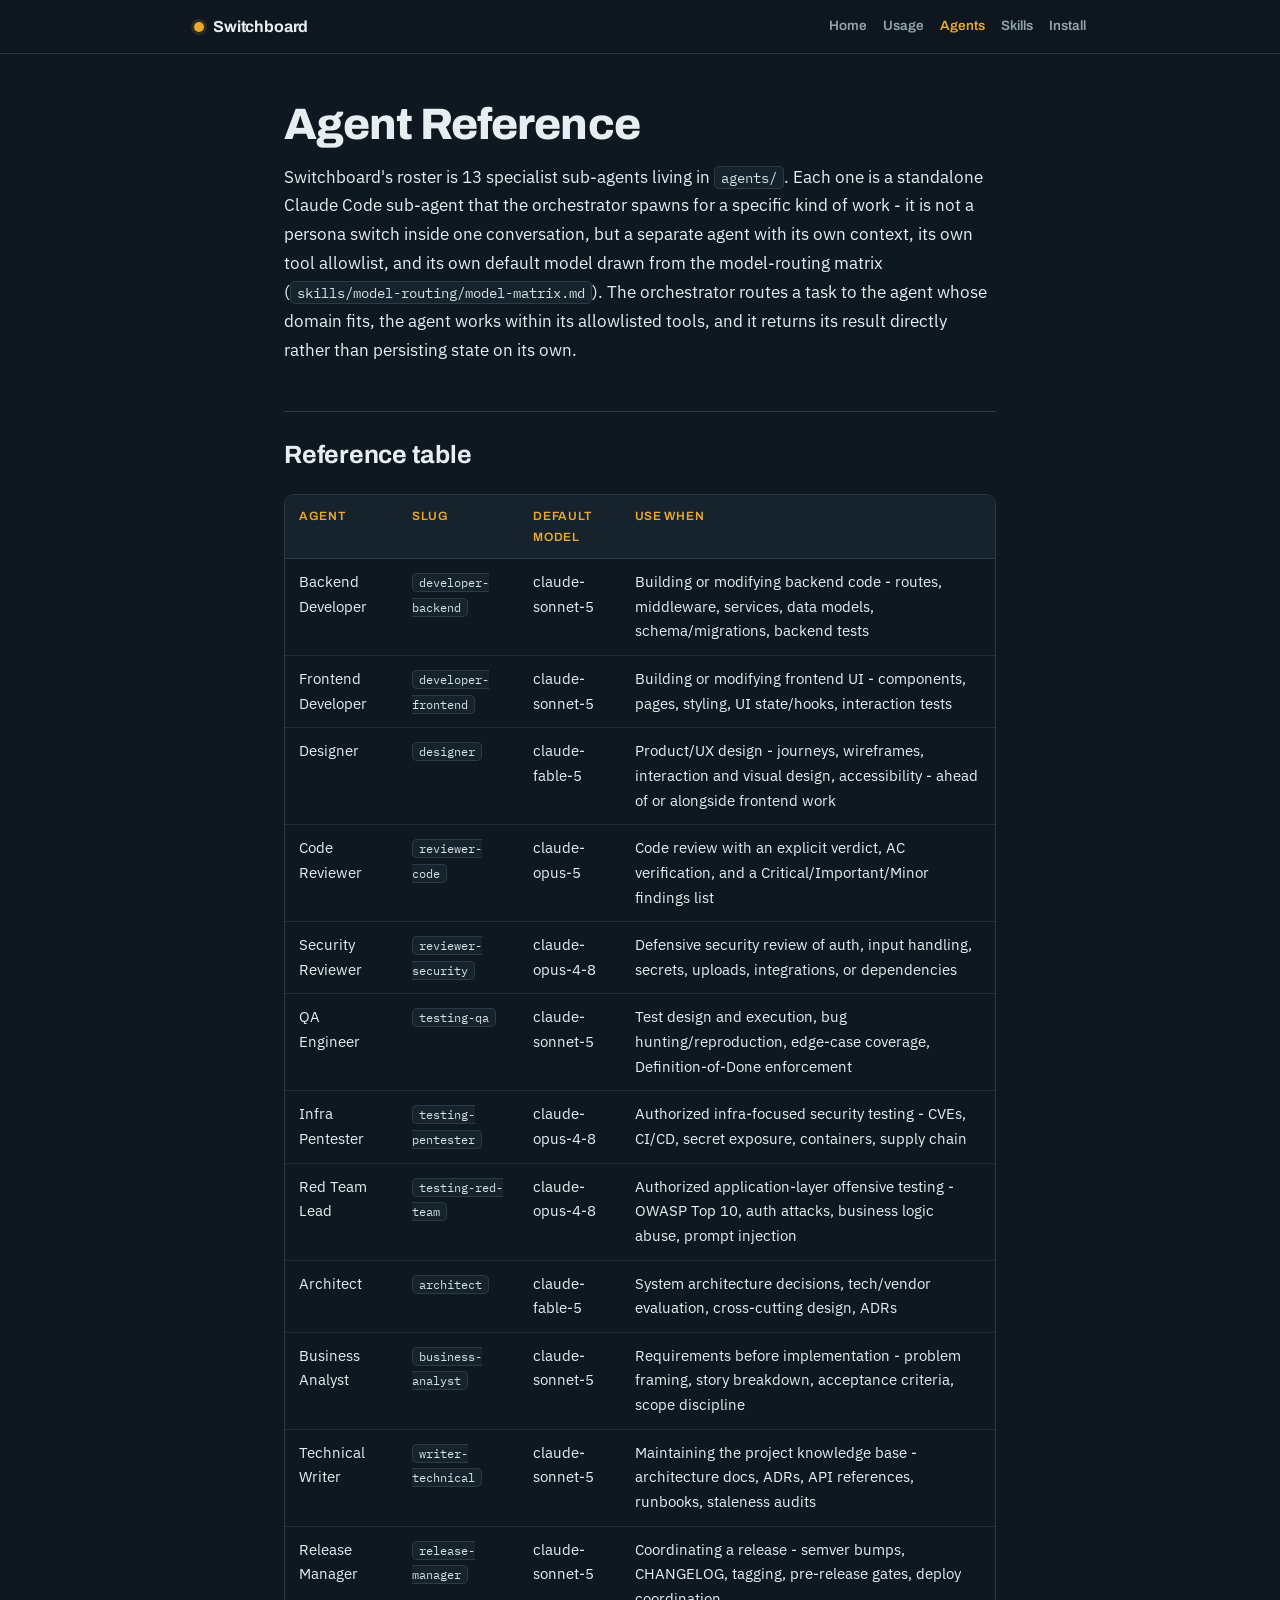
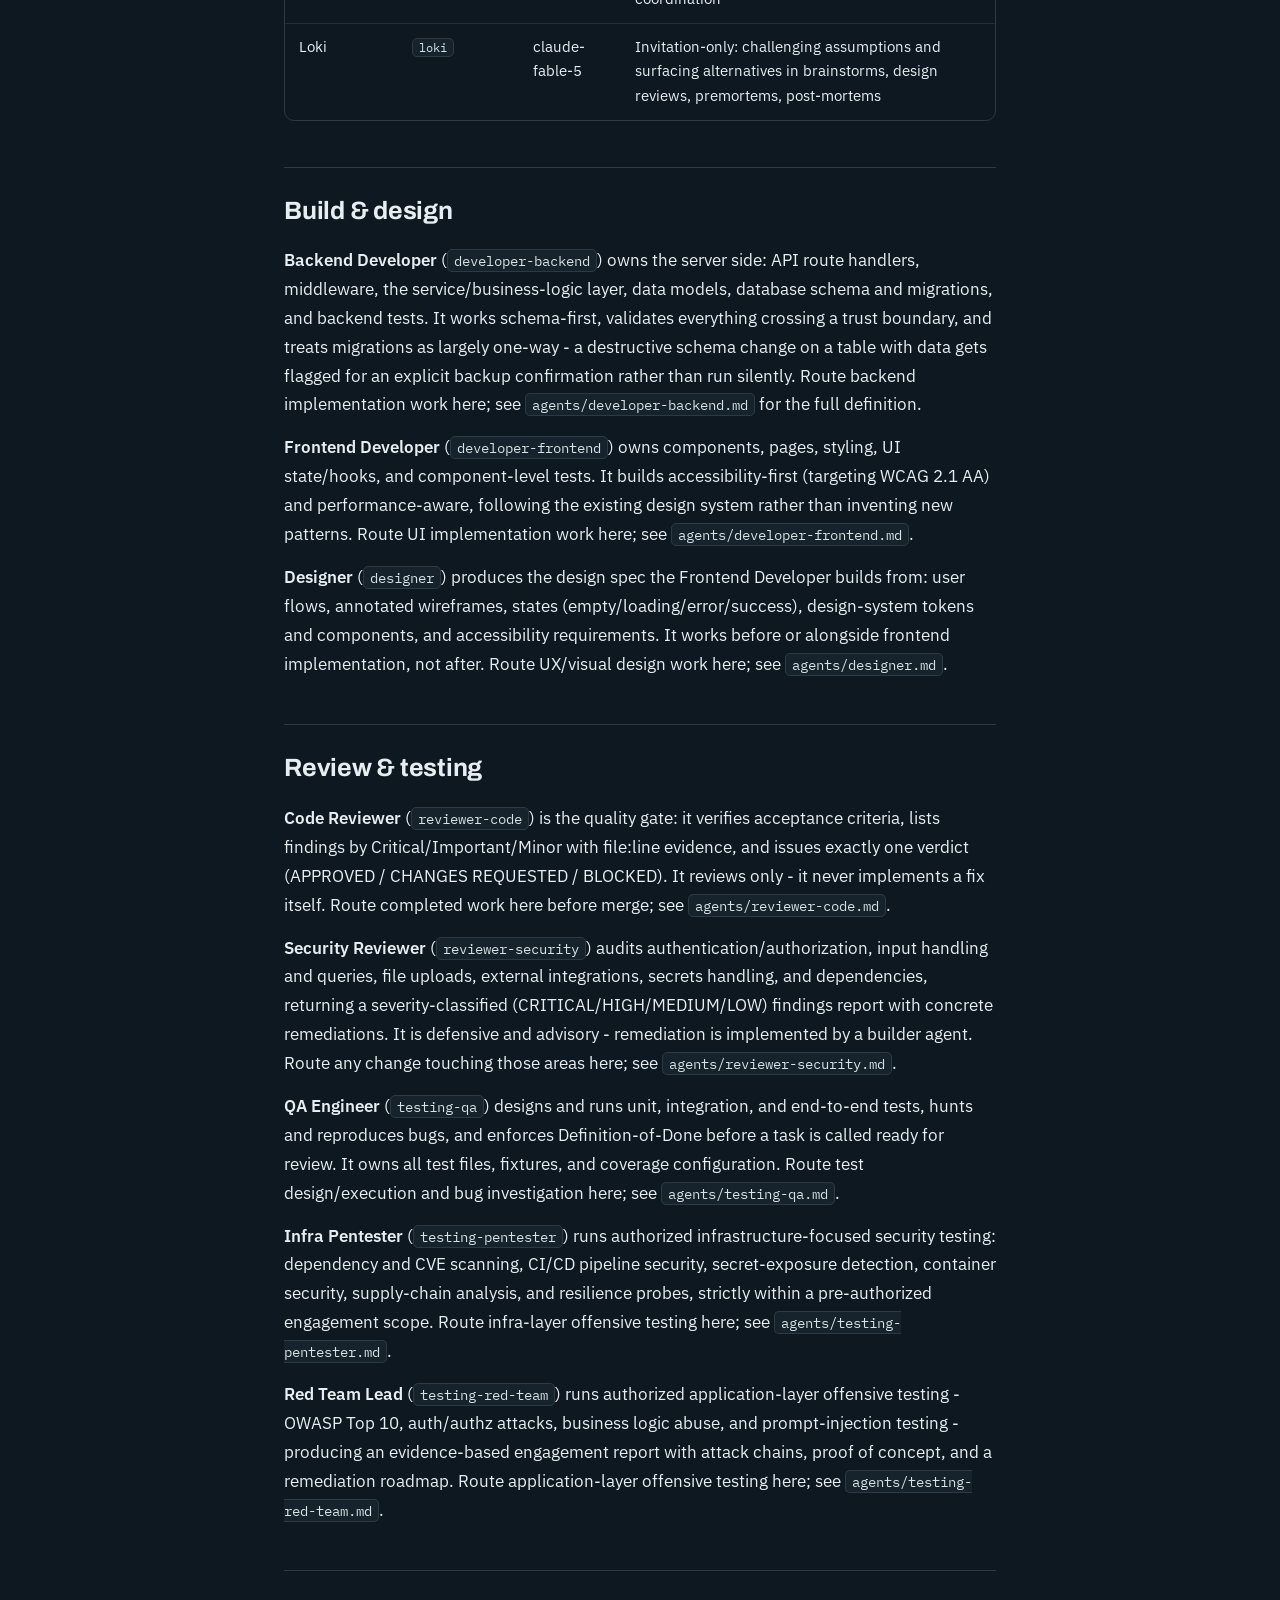
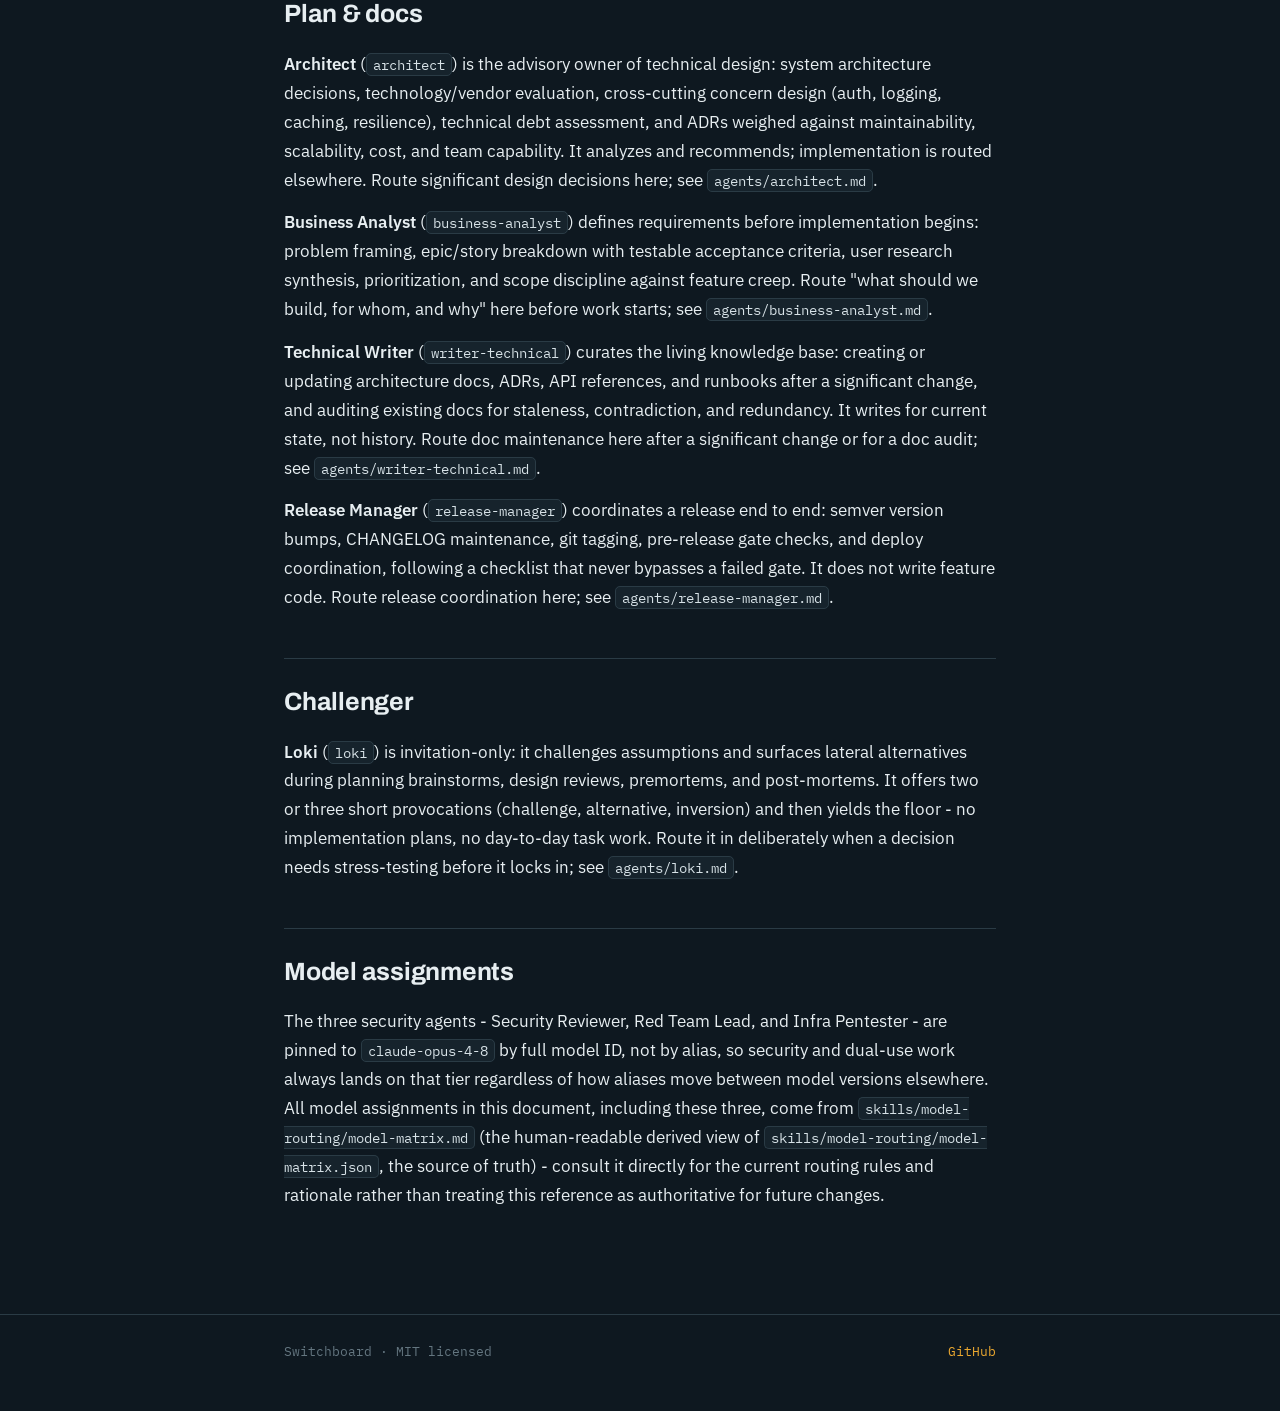
<file: docs/agents.html>
<!doctype html>
<html lang="en">
<head>
<meta charset="utf-8">
<title>Agents · Switchboard</title>
<meta name="viewport" content="width=device-width, initial-scale=1">
<meta name="description" content="The Switchboard specialist roster, one entry per agent.">
<link rel="preconnect" href="https://fonts.googleapis.com">
<link rel="preconnect" href="https://fonts.gstatic.com" crossorigin>
<link rel="stylesheet" href="https://fonts.googleapis.com/css2?family=Archivo:wght@600;700;800&family=IBM+Plex+Mono:wght@400;500&family=IBM+Plex+Sans:wght@400;500;600&display=swap">
<link rel="stylesheet" href="docs.css">
</head>
<body>
<header class="topbar"><div class="inner">
<a class="brand" href="index.html"><span class="dot"></span>Switchboard</a>
<nav class="nav"><a href="index.html">Home</a><a href="usage.html">Usage</a><a href="agents.html" class="active">Agents</a><a href="skills.html">Skills</a><a href="install.html">Install</a></nav>
</div></header>
<main class="prose">
<h1>Agent Reference</h1>
<p>Switchboard's roster is 13 specialist sub-agents living in <code>agents/</code>. Each one is a standalone Claude Code sub-agent that the orchestrator spawns for a specific kind of work - it is not a persona switch inside one conversation, but a separate agent with its own context, its own tool allowlist, and its own default model drawn from the model-routing matrix (<code>skills/model-routing/model-matrix.md</code>). The orchestrator routes a task to the agent whose domain fits, the agent works within its allowlisted tools, and it returns its result directly rather than persisting state on its own.</p>
<h2>Reference table</h2>
<div class="table-wrap"><table>
<thead>
<tr>
<th>Agent</th>
<th>slug</th>
<th>Default model</th>
<th>Use when</th>
</tr>
</thead>
<tbody>
<tr>
<td>Backend Developer</td>
<td><code>developer-backend</code></td>
<td>claude-sonnet-5</td>
<td>Building or modifying backend code - routes, middleware, services, data models, schema/migrations, backend tests</td>
</tr>
<tr>
<td>Frontend Developer</td>
<td><code>developer-frontend</code></td>
<td>claude-sonnet-5</td>
<td>Building or modifying frontend UI - components, pages, styling, UI state/hooks, interaction tests</td>
</tr>
<tr>
<td>Designer</td>
<td><code>designer</code></td>
<td>claude-fable-5</td>
<td>Product/UX design - journeys, wireframes, interaction and visual design, accessibility - ahead of or alongside frontend work</td>
</tr>
<tr>
<td>Code Reviewer</td>
<td><code>reviewer-code</code></td>
<td>claude-opus-5</td>
<td>Code review with an explicit verdict, AC verification, and a Critical/Important/Minor findings list</td>
</tr>
<tr>
<td>Security Reviewer</td>
<td><code>reviewer-security</code></td>
<td>claude-opus-4-8</td>
<td>Defensive security review of auth, input handling, secrets, uploads, integrations, or dependencies</td>
</tr>
<tr>
<td>QA Engineer</td>
<td><code>testing-qa</code></td>
<td>claude-sonnet-5</td>
<td>Test design and execution, bug hunting/reproduction, edge-case coverage, Definition-of-Done enforcement</td>
</tr>
<tr>
<td>Infra Pentester</td>
<td><code>testing-pentester</code></td>
<td>claude-opus-4-8</td>
<td>Authorized infra-focused security testing - CVEs, CI/CD, secret exposure, containers, supply chain</td>
</tr>
<tr>
<td>Red Team Lead</td>
<td><code>testing-red-team</code></td>
<td>claude-opus-4-8</td>
<td>Authorized application-layer offensive testing - OWASP Top 10, auth attacks, business logic abuse, prompt injection</td>
</tr>
<tr>
<td>Architect</td>
<td><code>architect</code></td>
<td>claude-fable-5</td>
<td>System architecture decisions, tech/vendor evaluation, cross-cutting design, ADRs</td>
</tr>
<tr>
<td>Business Analyst</td>
<td><code>business-analyst</code></td>
<td>claude-sonnet-5</td>
<td>Requirements before implementation - problem framing, story breakdown, acceptance criteria, scope discipline</td>
</tr>
<tr>
<td>Technical Writer</td>
<td><code>writer-technical</code></td>
<td>claude-sonnet-5</td>
<td>Maintaining the project knowledge base - architecture docs, ADRs, API references, runbooks, staleness audits</td>
</tr>
<tr>
<td>Release Manager</td>
<td><code>release-manager</code></td>
<td>claude-sonnet-5</td>
<td>Coordinating a release - semver bumps, CHANGELOG, tagging, pre-release gates, deploy coordination</td>
</tr>
<tr>
<td>Loki</td>
<td><code>loki</code></td>
<td>claude-fable-5</td>
<td>Invitation-only: challenging assumptions and surfacing alternatives in brainstorms, design reviews, premortems, post-mortems</td>
</tr>
</tbody>
</table></div>
<h2>Build &amp; design</h2>
<p><strong>Backend Developer</strong> (<code>developer-backend</code>) owns the server side: API route handlers, middleware, the service/business-logic layer, data models, database schema and migrations, and backend tests. It works schema-first, validates everything crossing a trust boundary, and treats migrations as largely one-way - a destructive schema change on a table with data gets flagged for an explicit backup confirmation rather than run silently. Route backend implementation work here; see <code>agents/developer-backend.md</code> for the full definition.</p>
<p><strong>Frontend Developer</strong> (<code>developer-frontend</code>) owns components, pages, styling, UI state/hooks, and component-level tests. It builds accessibility-first (targeting WCAG 2.1 AA) and performance-aware, following the existing design system rather than inventing new patterns. Route UI implementation work here; see <code>agents/developer-frontend.md</code>.</p>
<p><strong>Designer</strong> (<code>designer</code>) produces the design spec the Frontend Developer builds from: user flows, annotated wireframes, states (empty/loading/error/success), design-system tokens and components, and accessibility requirements. It works before or alongside frontend implementation, not after. Route UX/visual design work here; see <code>agents/designer.md</code>.</p>
<h2>Review &amp; testing</h2>
<p><strong>Code Reviewer</strong> (<code>reviewer-code</code>) is the quality gate: it verifies acceptance criteria, lists findings by Critical/Important/Minor with file:line evidence, and issues exactly one verdict (APPROVED / CHANGES REQUESTED / BLOCKED). It reviews only - it never implements a fix itself. Route completed work here before merge; see <code>agents/reviewer-code.md</code>.</p>
<p><strong>Security Reviewer</strong> (<code>reviewer-security</code>) audits authentication/authorization, input handling and queries, file uploads, external integrations, secrets handling, and dependencies, returning a severity-classified (CRITICAL/HIGH/MEDIUM/LOW) findings report with concrete remediations. It is defensive and advisory - remediation is implemented by a builder agent. Route any change touching those areas here; see <code>agents/reviewer-security.md</code>.</p>
<p><strong>QA Engineer</strong> (<code>testing-qa</code>) designs and runs unit, integration, and end-to-end tests, hunts and reproduces bugs, and enforces Definition-of-Done before a task is called ready for review. It owns all test files, fixtures, and coverage configuration. Route test design/execution and bug investigation here; see <code>agents/testing-qa.md</code>.</p>
<p><strong>Infra Pentester</strong> (<code>testing-pentester</code>) runs authorized infrastructure-focused security testing: dependency and CVE scanning, CI/CD pipeline security, secret-exposure detection, container security, supply-chain analysis, and resilience probes, strictly within a pre-authorized engagement scope. Route infra-layer offensive testing here; see <code>agents/testing-pentester.md</code>.</p>
<p><strong>Red Team Lead</strong> (<code>testing-red-team</code>) runs authorized application-layer offensive testing - OWASP Top 10, auth/authz attacks, business logic abuse, and prompt-injection testing - producing an evidence-based engagement report with attack chains, proof of concept, and a remediation roadmap. Route application-layer offensive testing here; see <code>agents/testing-red-team.md</code>.</p>
<h2>Plan &amp; docs</h2>
<p><strong>Architect</strong> (<code>architect</code>) is the advisory owner of technical design: system architecture decisions, technology/vendor evaluation, cross-cutting concern design (auth, logging, caching, resilience), technical debt assessment, and ADRs weighed against maintainability, scalability, cost, and team capability. It analyzes and recommends; implementation is routed elsewhere. Route significant design decisions here; see <code>agents/architect.md</code>.</p>
<p><strong>Business Analyst</strong> (<code>business-analyst</code>) defines requirements before implementation begins: problem framing, epic/story breakdown with testable acceptance criteria, user research synthesis, prioritization, and scope discipline against feature creep. Route "what should we build, for whom, and why" here before work starts; see <code>agents/business-analyst.md</code>.</p>
<p><strong>Technical Writer</strong> (<code>writer-technical</code>) curates the living knowledge base: creating or updating architecture docs, ADRs, API references, and runbooks after a significant change, and auditing existing docs for staleness, contradiction, and redundancy. It writes for current state, not history. Route doc maintenance here after a significant change or for a doc audit; see <code>agents/writer-technical.md</code>.</p>
<p><strong>Release Manager</strong> (<code>release-manager</code>) coordinates a release end to end: semver version bumps, CHANGELOG maintenance, git tagging, pre-release gate checks, and deploy coordination, following a checklist that never bypasses a failed gate. It does not write feature code. Route release coordination here; see <code>agents/release-manager.md</code>.</p>
<h2>Challenger</h2>
<p><strong>Loki</strong> (<code>loki</code>) is invitation-only: it challenges assumptions and surfaces lateral alternatives during planning brainstorms, design reviews, premortems, and post-mortems. It offers two or three short provocations (challenge, alternative, inversion) and then yields the floor - no implementation plans, no day-to-day task work. Route it in deliberately when a decision needs stress-testing before it locks in; see <code>agents/loki.md</code>.</p>
<h2>Model assignments</h2>
<p>The three security agents - Security Reviewer, Red Team Lead, and Infra Pentester - are pinned to <code>claude-opus-4-8</code> by full model ID, not by alias, so security and dual-use work always lands on that tier regardless of how aliases move between model versions elsewhere. All model assignments in this document, including these three, come from <code>skills/model-routing/model-matrix.md</code> (the human-readable derived view of <code>skills/model-routing/model-matrix.json</code>, the source of truth) - consult it directly for the current routing rules and rationale rather than treating this reference as authoritative for future changes.</p>
</main>
<footer class="doc"><div class="inner">
<span>Switchboard · MIT licensed</span>
<span><a href="https://github.com/cogghaus/switchboard">GitHub</a></span>
</div></footer>
</body>
</html>
</file>
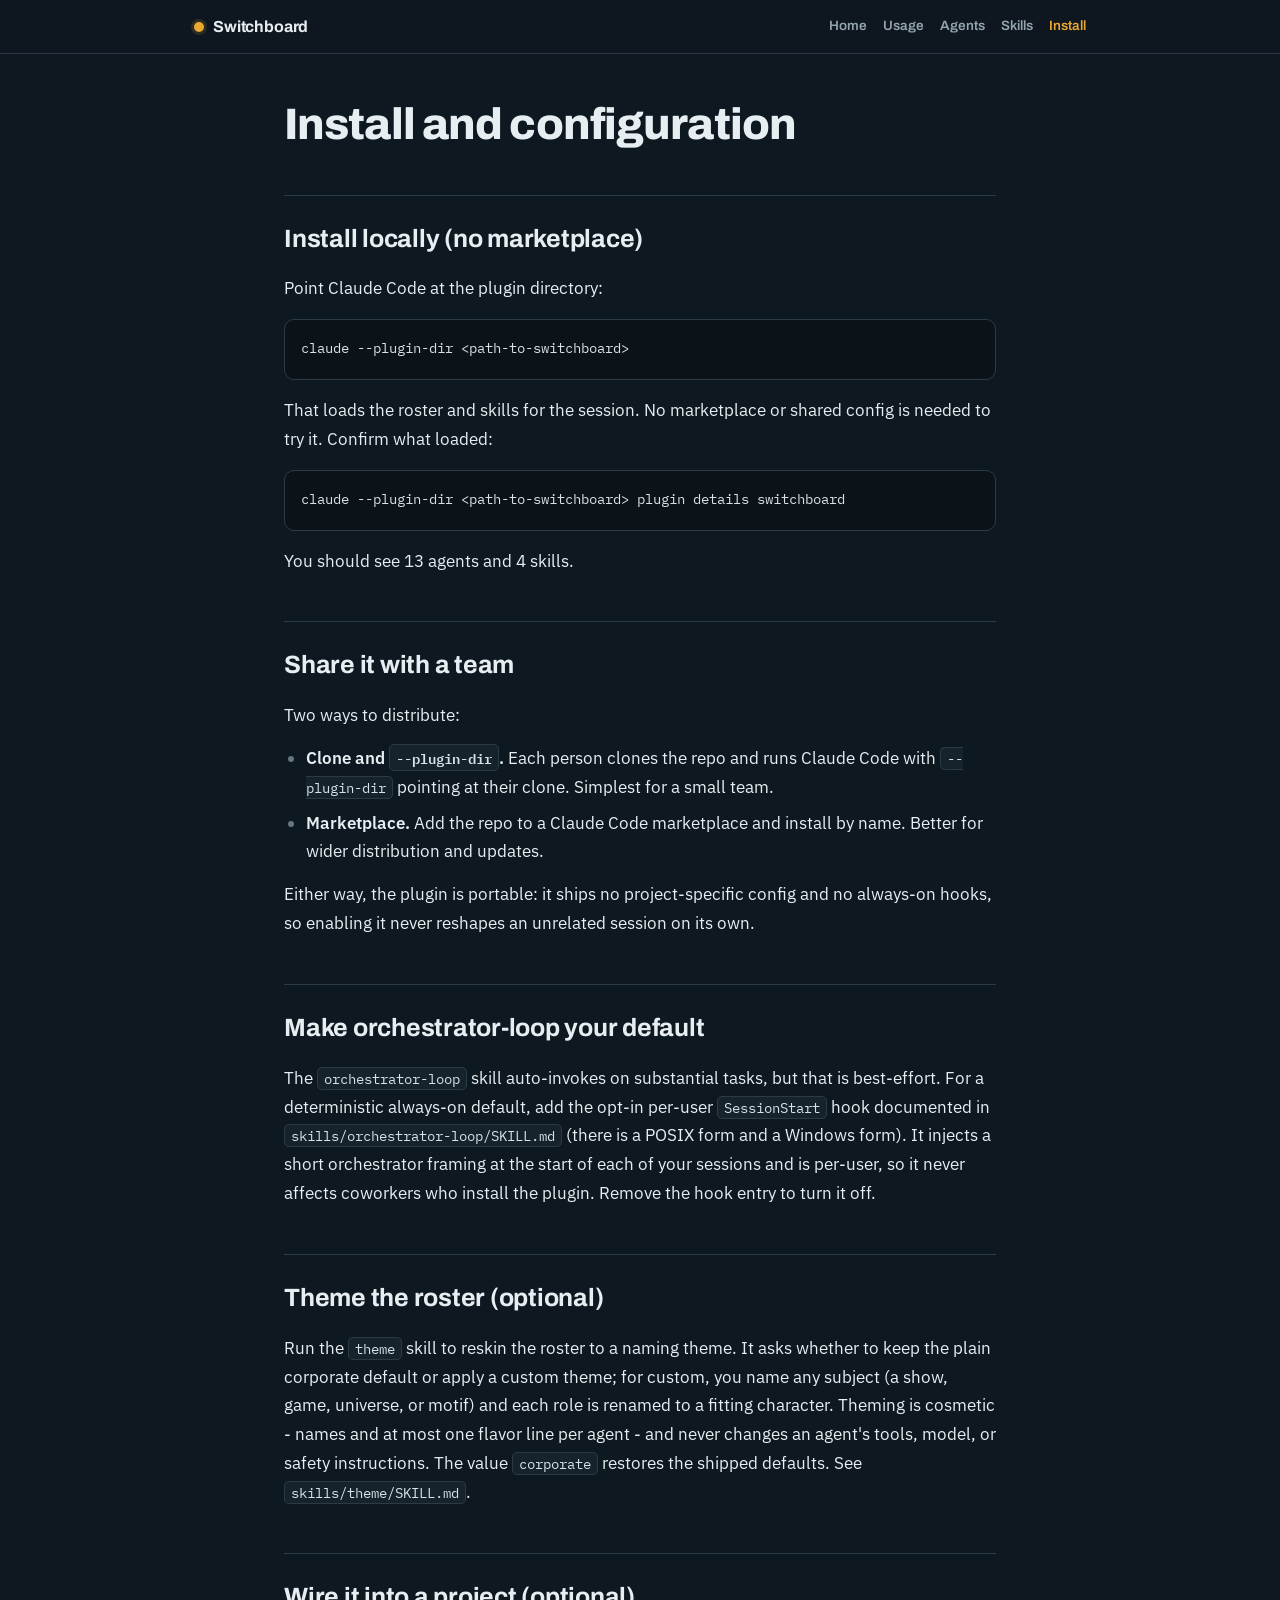
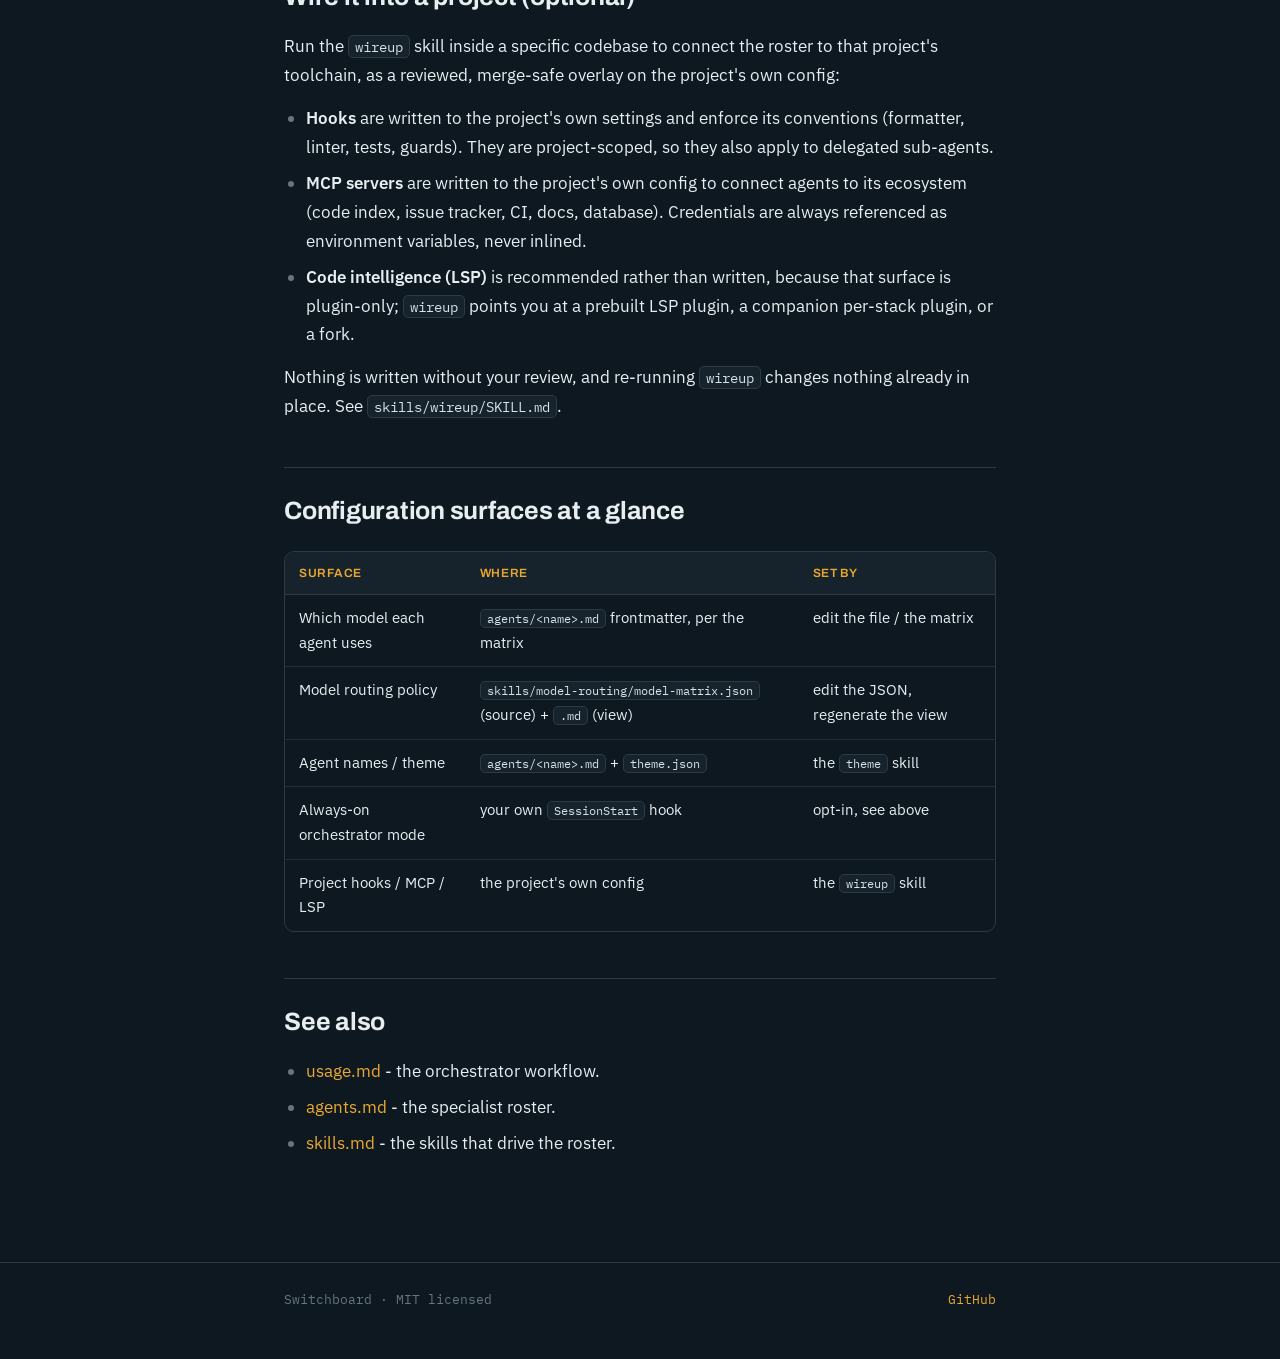
<file: docs/install.html>
<!doctype html>
<html lang="en">
<head>
<meta charset="utf-8">
<title>Install & setup · Switchboard</title>
<meta name="viewport" content="width=device-width, initial-scale=1">
<meta name="description" content="Install, share, theme, and wire Switchboard into a project.">
<link rel="preconnect" href="https://fonts.googleapis.com">
<link rel="preconnect" href="https://fonts.gstatic.com" crossorigin>
<link rel="stylesheet" href="https://fonts.googleapis.com/css2?family=Archivo:wght@600;700;800&family=IBM+Plex+Mono:wght@400;500&family=IBM+Plex+Sans:wght@400;500;600&display=swap">
<link rel="stylesheet" href="docs.css">
</head>
<body>
<header class="topbar"><div class="inner">
<a class="brand" href="index.html"><span class="dot"></span>Switchboard</a>
<nav class="nav"><a href="index.html">Home</a><a href="usage.html">Usage</a><a href="agents.html">Agents</a><a href="skills.html">Skills</a><a href="install.html" class="active">Install</a></nav>
</div></header>
<main class="prose">
<h1>Install and configuration</h1>
<h2>Install locally (no marketplace)</h2>
<p>Point Claude Code at the plugin directory:</p>
<pre><code>claude --plugin-dir &lt;path-to-switchboard&gt;
</code></pre>
<p>That loads the roster and skills for the session. No marketplace or shared config is needed to try it. Confirm what loaded:</p>
<pre><code>claude --plugin-dir &lt;path-to-switchboard&gt; plugin details switchboard
</code></pre>
<p>You should see 13 agents and 4 skills.</p>
<h2>Share it with a team</h2>
<p>Two ways to distribute:</p>
<ul>
<li><strong>Clone and <code>--plugin-dir</code>.</strong> Each person clones the repo and runs Claude Code with <code>--plugin-dir</code> pointing at their clone. Simplest for a small team.</li>
<li><strong>Marketplace.</strong> Add the repo to a Claude Code marketplace and install by name. Better for wider distribution and updates.</li>
</ul>
<p>Either way, the plugin is portable: it ships no project-specific config and no always-on hooks, so enabling it never reshapes an unrelated session on its own.</p>
<h2>Make orchestrator-loop your default</h2>
<p>The <code>orchestrator-loop</code> skill auto-invokes on substantial tasks, but that is best-effort. For a deterministic always-on default, add the opt-in per-user <code>SessionStart</code> hook documented in <code>skills/orchestrator-loop/SKILL.md</code> (there is a POSIX form and a Windows form). It injects a short orchestrator framing at the start of each of your sessions and is per-user, so it never affects coworkers who install the plugin. Remove the hook entry to turn it off.</p>
<h2>Theme the roster (optional)</h2>
<p>Run the <code>theme</code> skill to reskin the roster to a naming theme. It asks whether to keep the plain corporate default or apply a custom theme; for custom, you name any subject (a show, game, universe, or motif) and each role is renamed to a fitting character. Theming is cosmetic - names and at most one flavor line per agent - and never changes an agent's tools, model, or safety instructions. The value <code>corporate</code> restores the shipped defaults. See <code>skills/theme/SKILL.md</code>.</p>
<h2>Wire it into a project (optional)</h2>
<p>Run the <code>wireup</code> skill inside a specific codebase to connect the roster to that project's toolchain, as a reviewed, merge-safe overlay on the project's own config:</p>
<ul>
<li><strong>Hooks</strong> are written to the project's own settings and enforce its conventions (formatter, linter, tests, guards). They are project-scoped, so they also apply to delegated sub-agents.</li>
<li><strong>MCP servers</strong> are written to the project's own config to connect agents to its ecosystem (code index, issue tracker, CI, docs, database). Credentials are always referenced as environment variables, never inlined.</li>
<li><strong>Code intelligence (LSP)</strong> is recommended rather than written, because that surface is plugin-only; <code>wireup</code> points you at a prebuilt LSP plugin, a companion per-stack plugin, or a fork.</li>
</ul>
<p>Nothing is written without your review, and re-running <code>wireup</code> changes nothing already in place. See <code>skills/wireup/SKILL.md</code>.</p>
<h2>Configuration surfaces at a glance</h2>
<div class="table-wrap"><table>
<thead>
<tr>
<th>Surface</th>
<th>Where</th>
<th>Set by</th>
</tr>
</thead>
<tbody>
<tr>
<td>Which model each agent uses</td>
<td><code>agents/&lt;name&gt;.md</code> frontmatter, per the matrix</td>
<td>edit the file / the matrix</td>
</tr>
<tr>
<td>Model routing policy</td>
<td><code>skills/model-routing/model-matrix.json</code> (source) + <code>.md</code> (view)</td>
<td>edit the JSON, regenerate the view</td>
</tr>
<tr>
<td>Agent names / theme</td>
<td><code>agents/&lt;name&gt;.md</code> + <code>theme.json</code></td>
<td>the <code>theme</code> skill</td>
</tr>
<tr>
<td>Always-on orchestrator mode</td>
<td>your own <code>SessionStart</code> hook</td>
<td>opt-in, see above</td>
</tr>
<tr>
<td>Project hooks / MCP / LSP</td>
<td>the project's own config</td>
<td>the <code>wireup</code> skill</td>
</tr>
</tbody>
</table></div>
<h2>See also</h2>
<ul>
<li><a href="usage.html">usage.md</a> - the orchestrator workflow.</li>
<li><a href="agents.html">agents.md</a> - the specialist roster.</li>
<li><a href="skills.html">skills.md</a> - the skills that drive the roster.</li>
</ul>
</main>
<footer class="doc"><div class="inner">
<span>Switchboard · MIT licensed</span>
<span><a href="https://github.com/cogghaus/switchboard">GitHub</a></span>
</div></footer>
</body>
</html>
</file>
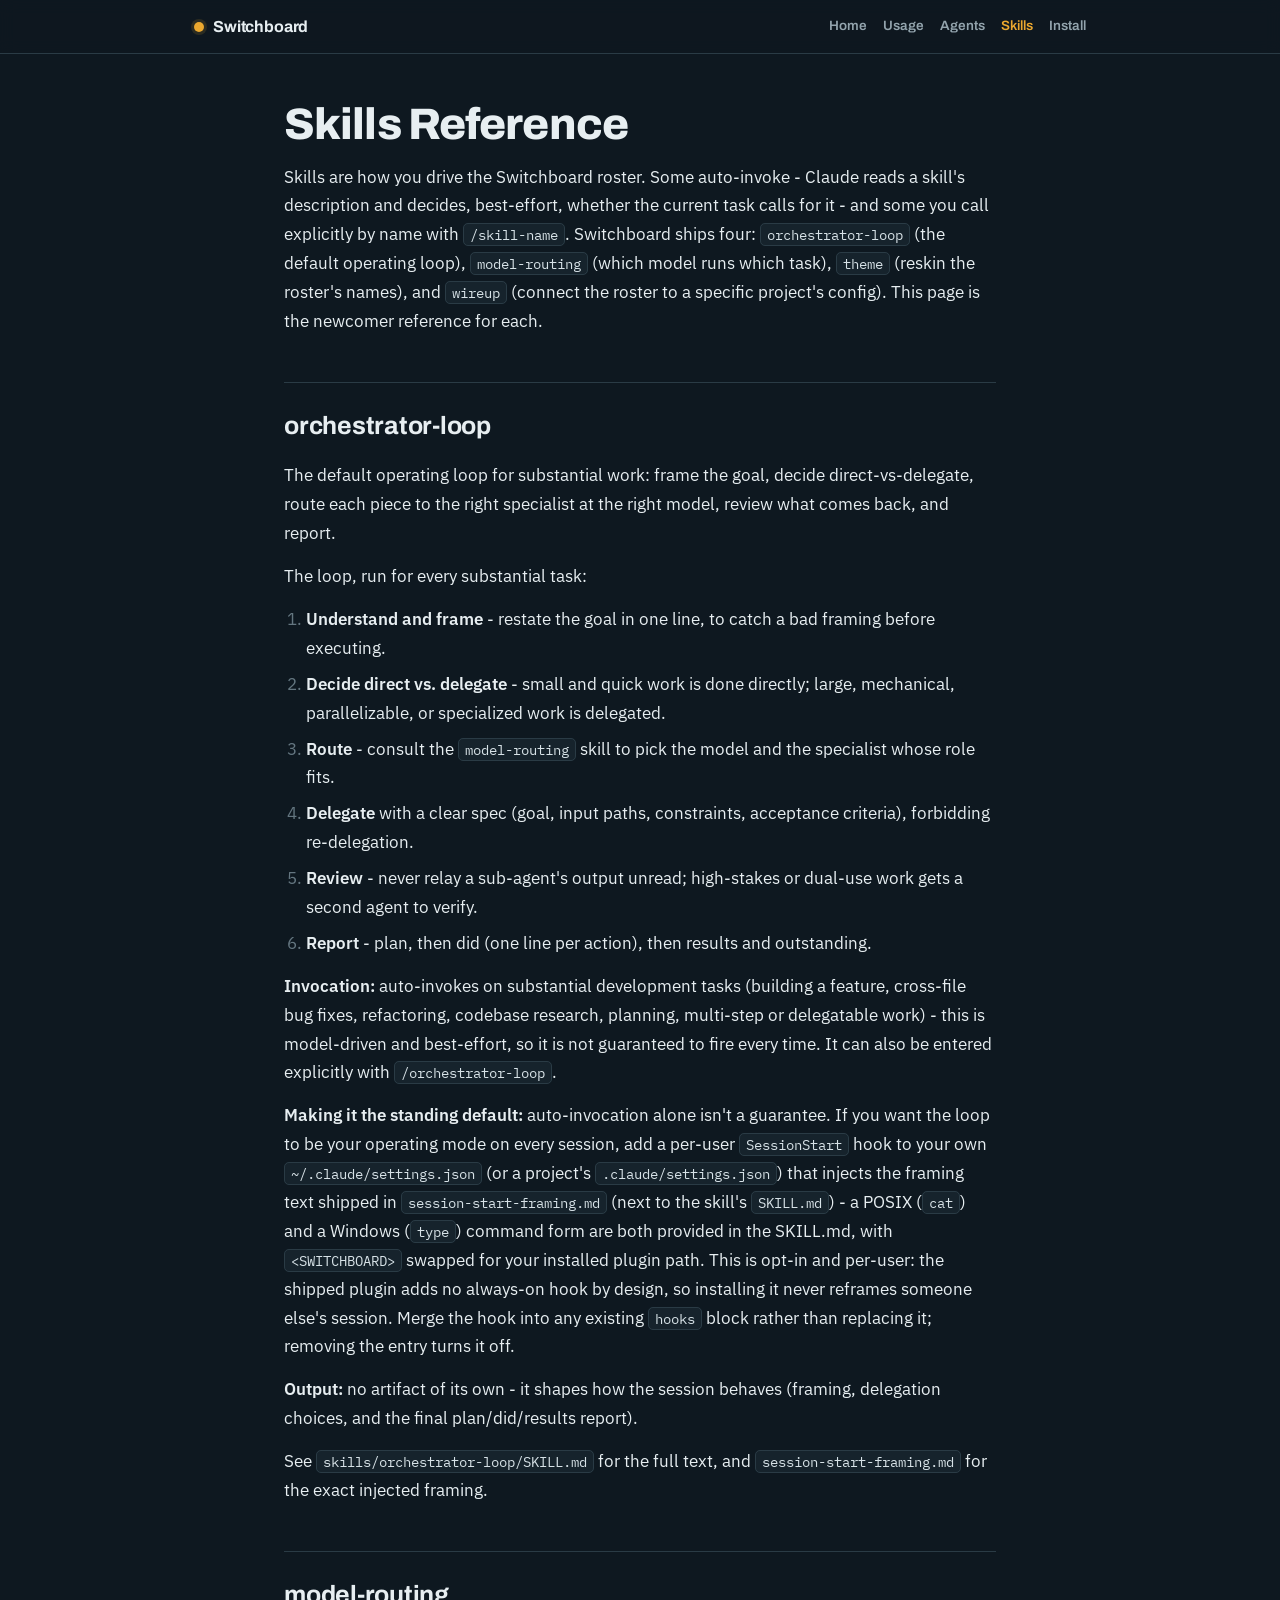
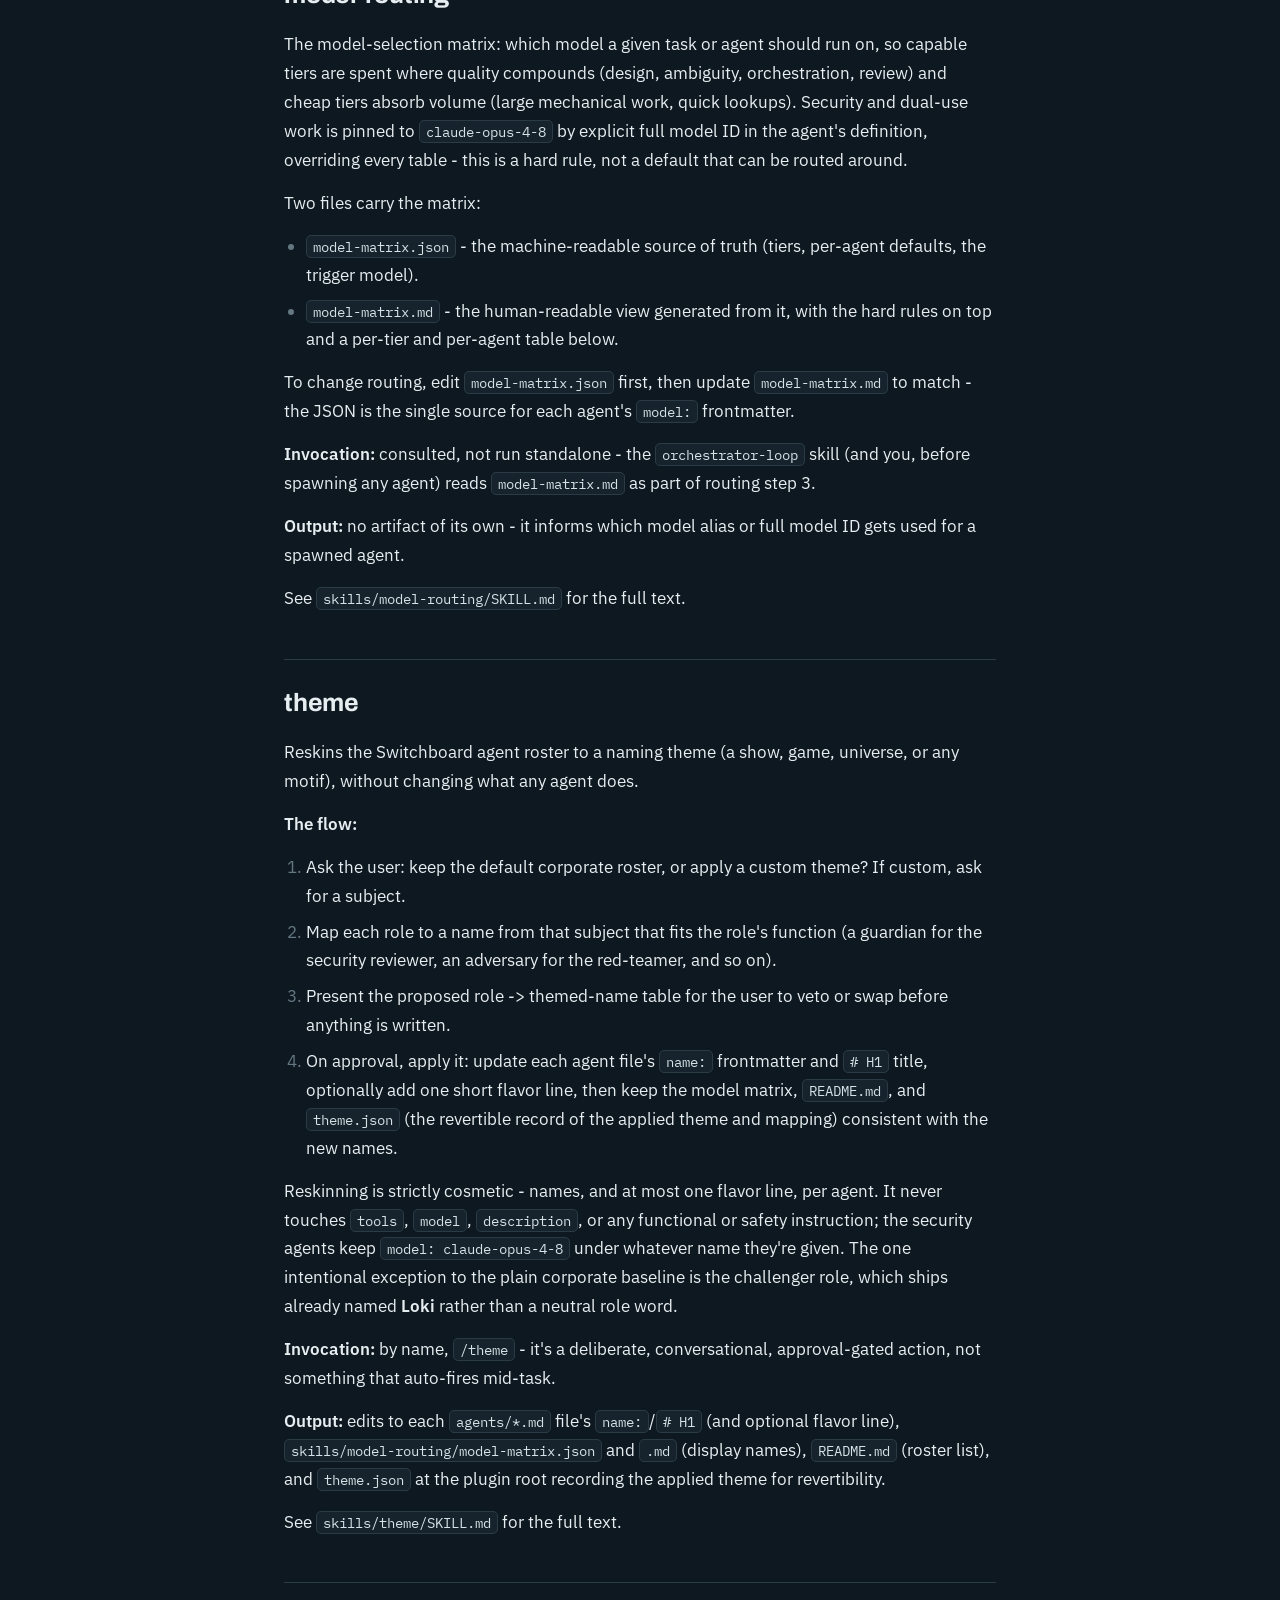
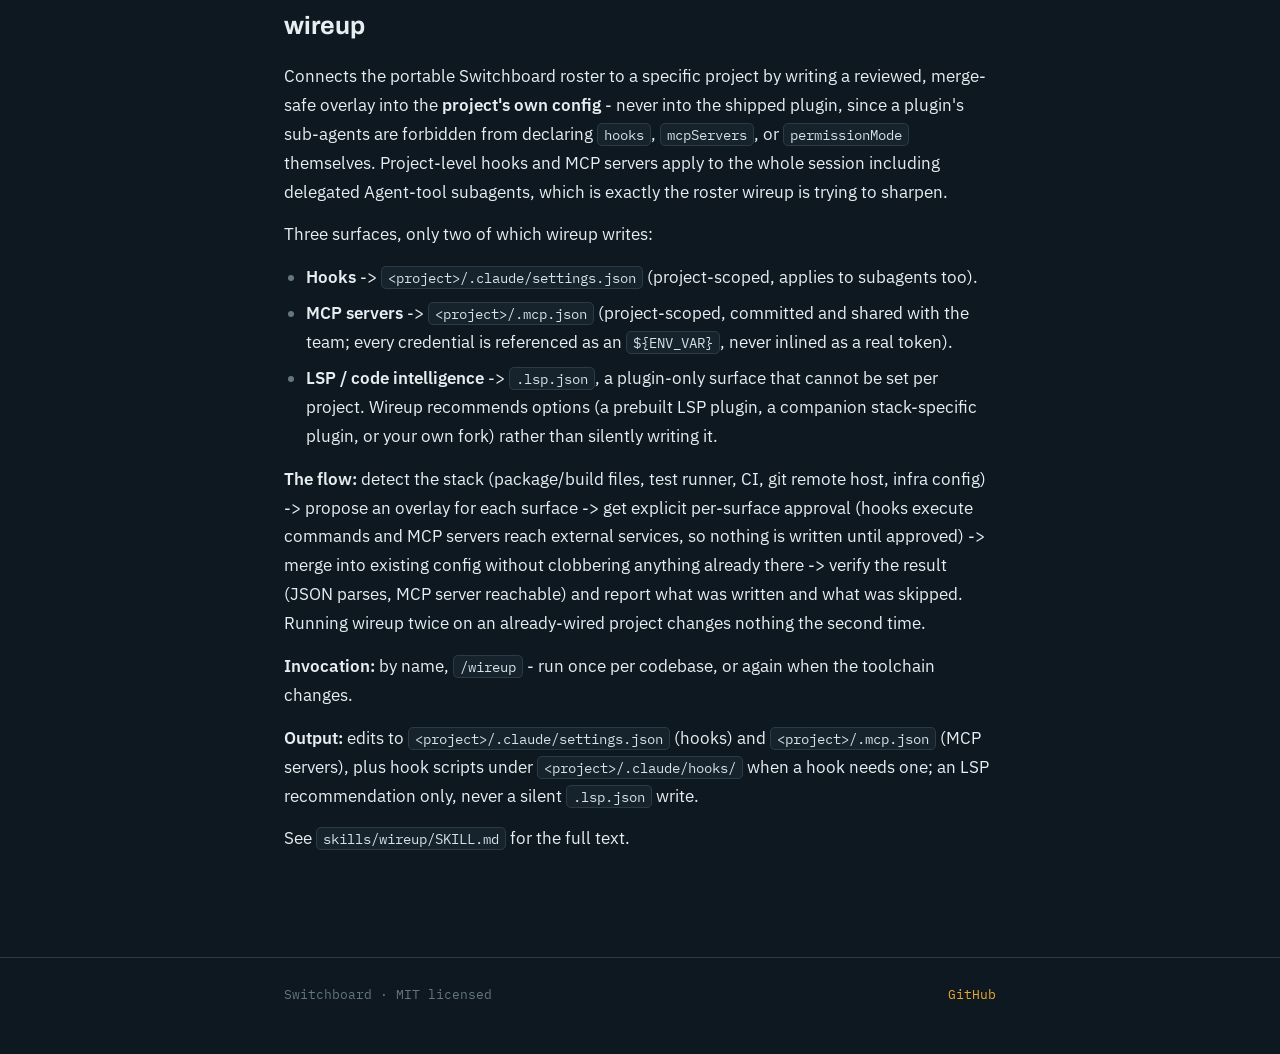
<file: docs/skills.html>
<!doctype html>
<html lang="en">
<head>
<meta charset="utf-8">
<title>Skills · Switchboard</title>
<meta name="viewport" content="width=device-width, initial-scale=1">
<meta name="description" content="The four skills that drive the Switchboard roster.">
<link rel="preconnect" href="https://fonts.googleapis.com">
<link rel="preconnect" href="https://fonts.gstatic.com" crossorigin>
<link rel="stylesheet" href="https://fonts.googleapis.com/css2?family=Archivo:wght@600;700;800&family=IBM+Plex+Mono:wght@400;500&family=IBM+Plex+Sans:wght@400;500;600&display=swap">
<link rel="stylesheet" href="docs.css">
</head>
<body>
<header class="topbar"><div class="inner">
<a class="brand" href="index.html"><span class="dot"></span>Switchboard</a>
<nav class="nav"><a href="index.html">Home</a><a href="usage.html">Usage</a><a href="agents.html">Agents</a><a href="skills.html" class="active">Skills</a><a href="install.html">Install</a></nav>
</div></header>
<main class="prose">
<h1>Skills Reference</h1>
<p>Skills are how you drive the Switchboard roster. Some auto-invoke - Claude reads a skill's
description and decides, best-effort, whether the current task calls for it - and some you call
explicitly by name with <code>/skill-name</code>. Switchboard ships four: <code>orchestrator-loop</code> (the default
operating loop), <code>model-routing</code> (which model runs which task), <code>theme</code> (reskin the roster's
names), and <code>wireup</code> (connect the roster to a specific project's config). This page is the
newcomer reference for each.</p>
<h2>orchestrator-loop</h2>
<p>The default operating loop for substantial work: frame the goal, decide direct-vs-delegate, route
each piece to the right specialist at the right model, review what comes back, and report.</p>
<p>The loop, run for every substantial task:</p>
<ol>
<li><strong>Understand and frame</strong> - restate the goal in one line, to catch a bad framing before executing.</li>
<li><strong>Decide direct vs. delegate</strong> - small and quick work is done directly; large, mechanical,
   parallelizable, or specialized work is delegated.</li>
<li><strong>Route</strong> - consult the <code>model-routing</code> skill to pick the model and the specialist whose role fits.</li>
<li><strong>Delegate</strong> with a clear spec (goal, input paths, constraints, acceptance criteria), forbidding
   re-delegation.</li>
<li><strong>Review</strong> - never relay a sub-agent's output unread; high-stakes or dual-use work gets a second
   agent to verify.</li>
<li><strong>Report</strong> - plan, then did (one line per action), then results and outstanding.</li>
</ol>
<p><strong>Invocation:</strong> auto-invokes on substantial development tasks (building a feature, cross-file bug
fixes, refactoring, codebase research, planning, multi-step or delegatable work) - this is
model-driven and best-effort, so it is not guaranteed to fire every time. It can also be entered
explicitly with <code>/orchestrator-loop</code>.</p>
<p><strong>Making it the standing default:</strong> auto-invocation alone isn't a guarantee. If you want the loop
to be your operating mode on every session, add a per-user <code>SessionStart</code> hook to your own
<code>~/.claude/settings.json</code> (or a project's <code>.claude/settings.json</code>) that injects the framing text
shipped in <code>session-start-framing.md</code> (next to the skill's <code>SKILL.md</code>) - a POSIX (<code>cat</code>) and a
Windows (<code>type</code>) command form are both provided in the SKILL.md, with <code>&lt;SWITCHBOARD&gt;</code> swapped for
your installed plugin path. This is opt-in and per-user: the shipped plugin adds no always-on hook
by design, so installing it never reframes someone else's session. Merge the hook into any
existing <code>hooks</code> block rather than replacing it; removing the entry turns it off.</p>
<p><strong>Output:</strong> no artifact of its own - it shapes how the session behaves (framing, delegation
choices, and the final plan/did/results report).</p>
<p>See <code>skills/orchestrator-loop/SKILL.md</code> for the full text, and <code>session-start-framing.md</code> for the
exact injected framing.</p>
<h2>model-routing</h2>
<p>The model-selection matrix: which model a given task or agent should run on, so capable tiers are
spent where quality compounds (design, ambiguity, orchestration, review) and cheap tiers absorb
volume (large mechanical work, quick lookups). Security and dual-use work is pinned to
<code>claude-opus-4-8</code> by explicit full model ID in the agent's definition, overriding every table -
this is a hard rule, not a default that can be routed around.</p>
<p>Two files carry the matrix:</p>
<ul>
<li><code>model-matrix.json</code> - the machine-readable source of truth (tiers, per-agent defaults, the
  trigger model).</li>
<li><code>model-matrix.md</code> - the human-readable view generated from it, with the hard rules on top and a
  per-tier and per-agent table below.</li>
</ul>
<p>To change routing, edit <code>model-matrix.json</code> first, then update <code>model-matrix.md</code> to match - the
JSON is the single source for each agent's <code>model:</code> frontmatter.</p>
<p><strong>Invocation:</strong> consulted, not run standalone - the <code>orchestrator-loop</code> skill (and you, before
spawning any agent) reads <code>model-matrix.md</code> as part of routing step 3.</p>
<p><strong>Output:</strong> no artifact of its own - it informs which model alias or full model ID gets used for a
spawned agent.</p>
<p>See <code>skills/model-routing/SKILL.md</code> for the full text.</p>
<h2>theme</h2>
<p>Reskins the Switchboard agent roster to a naming theme (a show, game, universe, or any motif),
without changing what any agent does.</p>
<p><strong>The flow:</strong></p>
<ol>
<li>Ask the user: keep the default corporate roster, or apply a custom theme? If custom, ask for a
   subject.</li>
<li>Map each role to a name from that subject that fits the role's function (a guardian for the
   security reviewer, an adversary for the red-teamer, and so on).</li>
<li>Present the proposed role -&gt; themed-name table for the user to veto or swap before anything is
   written.</li>
<li>On approval, apply it: update each agent file's <code>name:</code> frontmatter and <code># H1</code> title, optionally
   add one short flavor line, then keep the model matrix, <code>README.md</code>, and <code>theme.json</code> (the
   revertible record of the applied theme and mapping) consistent with the new names.</li>
</ol>
<p>Reskinning is strictly cosmetic - names, and at most one flavor line, per agent. It never touches
<code>tools</code>, <code>model</code>, <code>description</code>, or any functional or safety instruction; the security agents keep
<code>model: claude-opus-4-8</code> under whatever name they're given. The one intentional exception to the
plain corporate baseline is the challenger role, which ships already named <strong>Loki</strong> rather than a
neutral role word.</p>
<p><strong>Invocation:</strong> by name, <code>/theme</code> - it's a deliberate, conversational, approval-gated action, not
something that auto-fires mid-task.</p>
<p><strong>Output:</strong> edits to each <code>agents/*.md</code> file's <code>name:</code>/<code># H1</code> (and optional flavor line),
<code>skills/model-routing/model-matrix.json</code> and <code>.md</code> (display names), <code>README.md</code> (roster list), and
<code>theme.json</code> at the plugin root recording the applied theme for revertibility.</p>
<p>See <code>skills/theme/SKILL.md</code> for the full text.</p>
<h2>wireup</h2>
<p>Connects the portable Switchboard roster to a specific project by writing a reviewed, merge-safe
overlay into the <strong>project's own config</strong> - never into the shipped plugin, since a plugin's
sub-agents are forbidden from declaring <code>hooks</code>, <code>mcpServers</code>, or <code>permissionMode</code> themselves.
Project-level hooks and MCP servers apply to the whole session including delegated Agent-tool
subagents, which is exactly the roster wireup is trying to sharpen.</p>
<p>Three surfaces, only two of which wireup writes:</p>
<ul>
<li><strong>Hooks</strong> -&gt; <code>&lt;project&gt;/.claude/settings.json</code> (project-scoped, applies to subagents too).</li>
<li><strong>MCP servers</strong> -&gt; <code>&lt;project&gt;/.mcp.json</code> (project-scoped, committed and shared with the team;
  every credential is referenced as an <code>${ENV_VAR}</code>, never inlined as a real token).</li>
<li><strong>LSP / code intelligence</strong> -&gt; <code>.lsp.json</code>, a plugin-only surface that cannot be set per project.
  Wireup recommends options (a prebuilt LSP plugin, a companion stack-specific plugin, or your own
  fork) rather than silently writing it.</li>
</ul>
<p><strong>The flow:</strong> detect the stack (package/build files, test runner, CI, git remote host, infra
config) -&gt; propose an overlay for each surface -&gt; get explicit per-surface approval (hooks execute
commands and MCP servers reach external services, so nothing is written until approved) -&gt; merge
into existing config without clobbering anything already there -&gt; verify the result (JSON parses,
MCP server reachable) and report what was written and what was skipped. Running wireup twice on an
already-wired project changes nothing the second time.</p>
<p><strong>Invocation:</strong> by name, <code>/wireup</code> - run once per codebase, or again when the toolchain changes.</p>
<p><strong>Output:</strong> edits to <code>&lt;project&gt;/.claude/settings.json</code> (hooks) and <code>&lt;project&gt;/.mcp.json</code> (MCP
servers), plus hook scripts under <code>&lt;project&gt;/.claude/hooks/</code> when a hook needs one; an LSP
recommendation only, never a silent <code>.lsp.json</code> write.</p>
<p>See <code>skills/wireup/SKILL.md</code> for the full text.</p>
</main>
<footer class="doc"><div class="inner">
<span>Switchboard · MIT licensed</span>
<span><a href="https://github.com/cogghaus/switchboard">GitHub</a></span>
</div></footer>
</body>
</html>
</file>
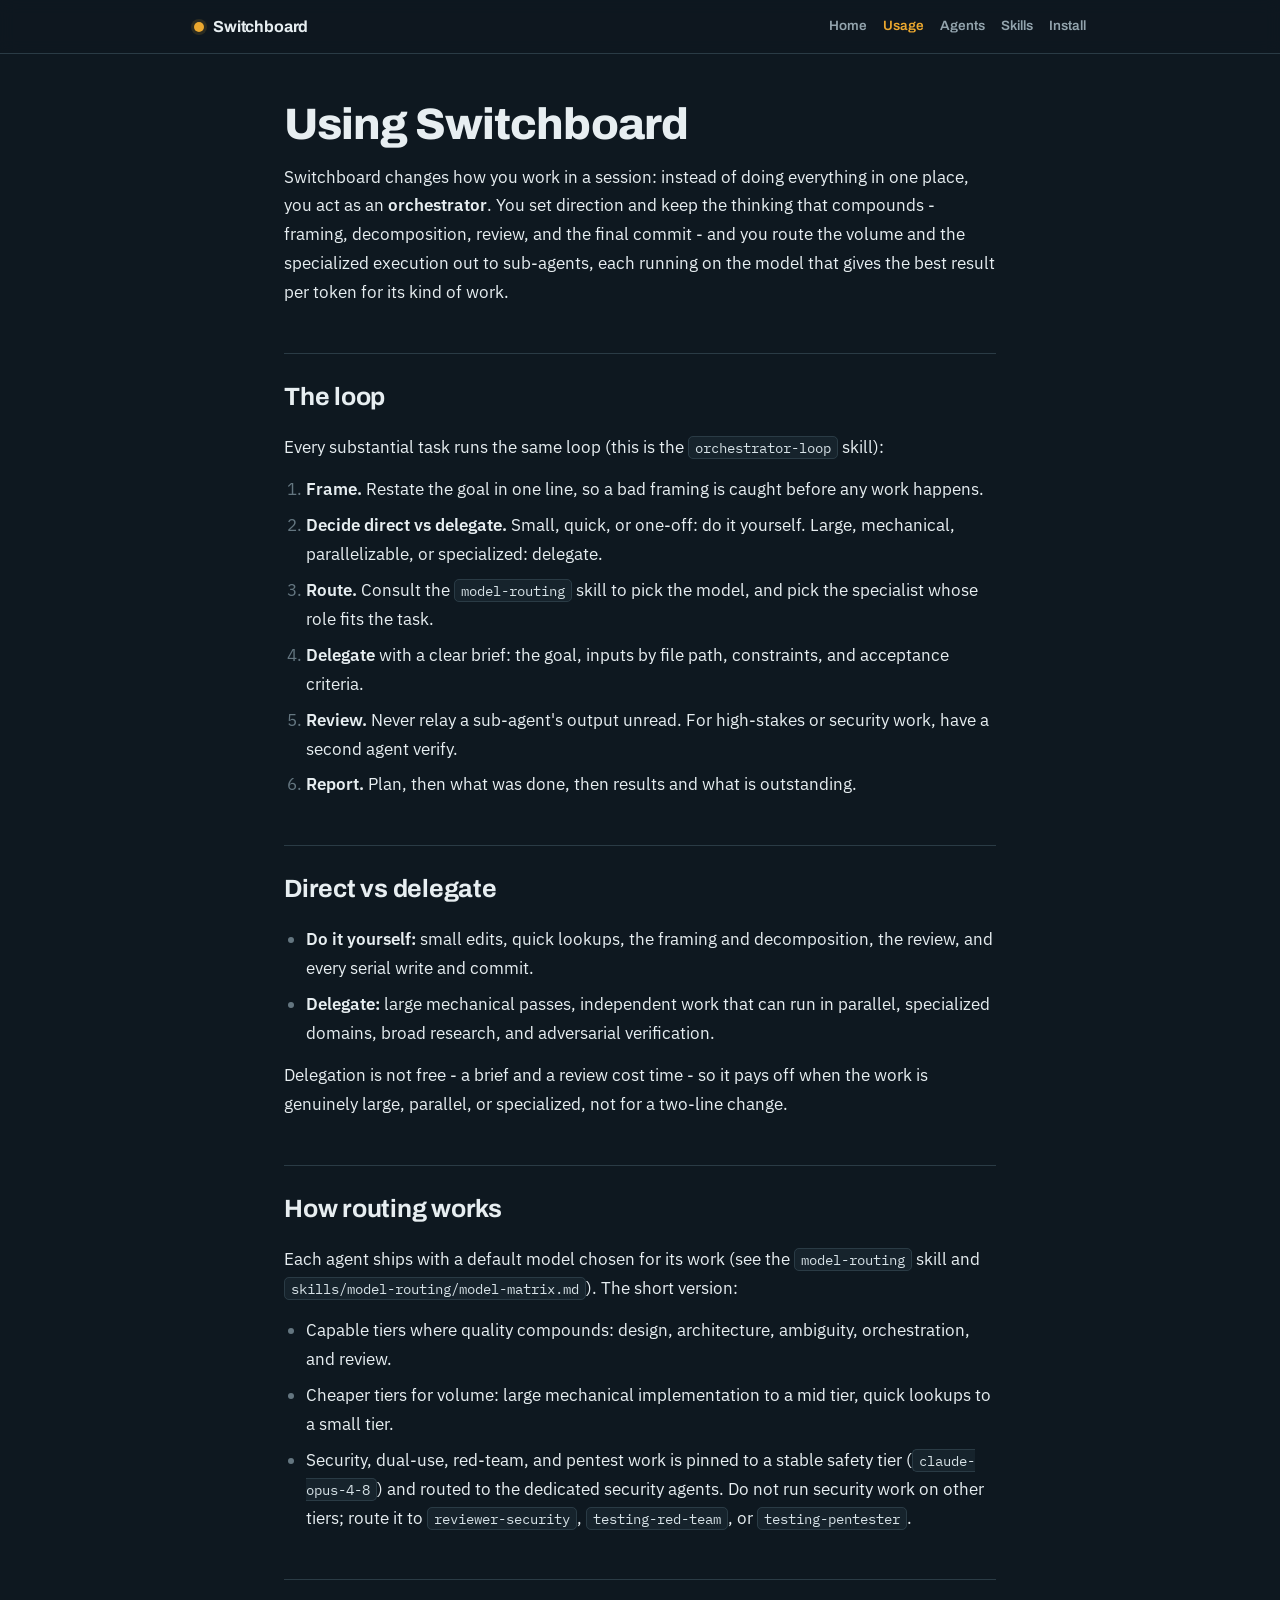
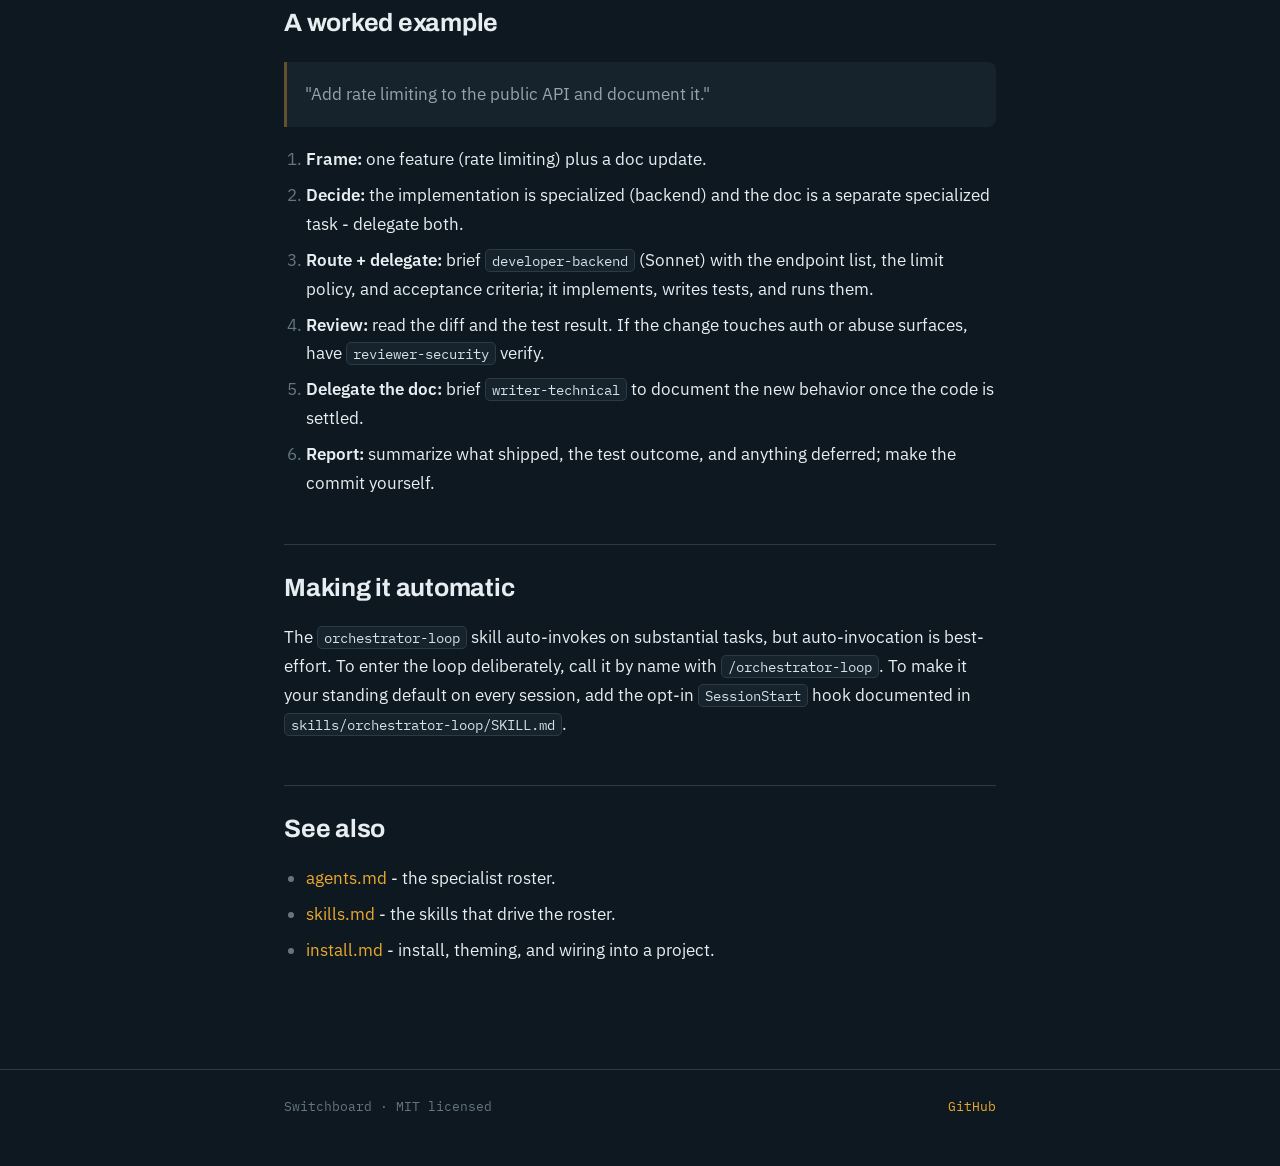
<file: docs/usage.html>
<!doctype html>
<html lang="en">
<head>
<meta charset="utf-8">
<title>Usage · Switchboard</title>
<meta name="viewport" content="width=device-width, initial-scale=1">
<meta name="description" content="The Switchboard orchestrator workflow, direct vs delegate, a worked example.">
<link rel="preconnect" href="https://fonts.googleapis.com">
<link rel="preconnect" href="https://fonts.gstatic.com" crossorigin>
<link rel="stylesheet" href="https://fonts.googleapis.com/css2?family=Archivo:wght@600;700;800&family=IBM+Plex+Mono:wght@400;500&family=IBM+Plex+Sans:wght@400;500;600&display=swap">
<link rel="stylesheet" href="docs.css">
</head>
<body>
<header class="topbar"><div class="inner">
<a class="brand" href="index.html"><span class="dot"></span>Switchboard</a>
<nav class="nav"><a href="index.html">Home</a><a href="usage.html" class="active">Usage</a><a href="agents.html">Agents</a><a href="skills.html">Skills</a><a href="install.html">Install</a></nav>
</div></header>
<main class="prose">
<h1>Using Switchboard</h1>
<p>Switchboard changes how you work in a session: instead of doing everything in one place, you act as an <strong>orchestrator</strong>. You set direction and keep the thinking that compounds - framing, decomposition, review, and the final commit - and you route the volume and the specialized execution out to sub-agents, each running on the model that gives the best result per token for its kind of work.</p>
<h2>The loop</h2>
<p>Every substantial task runs the same loop (this is the <code>orchestrator-loop</code> skill):</p>
<ol>
<li><strong>Frame.</strong> Restate the goal in one line, so a bad framing is caught before any work happens.</li>
<li><strong>Decide direct vs delegate.</strong> Small, quick, or one-off: do it yourself. Large, mechanical, parallelizable, or specialized: delegate.</li>
<li><strong>Route.</strong> Consult the <code>model-routing</code> skill to pick the model, and pick the specialist whose role fits the task.</li>
<li><strong>Delegate</strong> with a clear brief: the goal, inputs by file path, constraints, and acceptance criteria.</li>
<li><strong>Review.</strong> Never relay a sub-agent's output unread. For high-stakes or security work, have a second agent verify.</li>
<li><strong>Report.</strong> Plan, then what was done, then results and what is outstanding.</li>
</ol>
<h2>Direct vs delegate</h2>
<ul>
<li><strong>Do it yourself:</strong> small edits, quick lookups, the framing and decomposition, the review, and every serial write and commit.</li>
<li><strong>Delegate:</strong> large mechanical passes, independent work that can run in parallel, specialized domains, broad research, and adversarial verification.</li>
</ul>
<p>Delegation is not free - a brief and a review cost time - so it pays off when the work is genuinely large, parallel, or specialized, not for a two-line change.</p>
<h2>How routing works</h2>
<p>Each agent ships with a default model chosen for its work (see the <code>model-routing</code> skill and <code>skills/model-routing/model-matrix.md</code>). The short version:</p>
<ul>
<li>Capable tiers where quality compounds: design, architecture, ambiguity, orchestration, and review.</li>
<li>Cheaper tiers for volume: large mechanical implementation to a mid tier, quick lookups to a small tier.</li>
<li>Security, dual-use, red-team, and pentest work is pinned to a stable safety tier (<code>claude-opus-4-8</code>) and routed to the dedicated security agents. Do not run security work on other tiers; route it to <code>reviewer-security</code>, <code>testing-red-team</code>, or <code>testing-pentester</code>.</li>
</ul>
<h2>A worked example</h2>
<blockquote>
<p>"Add rate limiting to the public API and document it."</p>
</blockquote>
<ol>
<li><strong>Frame:</strong> one feature (rate limiting) plus a doc update.</li>
<li><strong>Decide:</strong> the implementation is specialized (backend) and the doc is a separate specialized task - delegate both.</li>
<li><strong>Route + delegate:</strong> brief <code>developer-backend</code> (Sonnet) with the endpoint list, the limit policy, and acceptance criteria; it implements, writes tests, and runs them.</li>
<li><strong>Review:</strong> read the diff and the test result. If the change touches auth or abuse surfaces, have <code>reviewer-security</code> verify.</li>
<li><strong>Delegate the doc:</strong> brief <code>writer-technical</code> to document the new behavior once the code is settled.</li>
<li><strong>Report:</strong> summarize what shipped, the test outcome, and anything deferred; make the commit yourself.</li>
</ol>
<h2>Making it automatic</h2>
<p>The <code>orchestrator-loop</code> skill auto-invokes on substantial tasks, but auto-invocation is best-effort. To enter the loop deliberately, call it by name with <code>/orchestrator-loop</code>. To make it your standing default on every session, add the opt-in <code>SessionStart</code> hook documented in <code>skills/orchestrator-loop/SKILL.md</code>.</p>
<h2>See also</h2>
<ul>
<li><a href="agents.html">agents.md</a> - the specialist roster.</li>
<li><a href="skills.html">skills.md</a> - the skills that drive the roster.</li>
<li><a href="install.html">install.md</a> - install, theming, and wiring into a project.</li>
</ul>
</main>
<footer class="doc"><div class="inner">
<span>Switchboard · MIT licensed</span>
<span><a href="https://github.com/cogghaus/switchboard">GitHub</a></span>
</div></footer>
</body>
</html>
</file>
<file: docs/docs.css>
/* Shared styling for rendered Switchboard doc pages. Dark operator-panel theme,
   matching docs/index.html. Generated pages link this file; edit here to restyle all. */
:root {
  --ground: #0E1820;
  --panel: #16232C;
  --card: #1D2E38;
  --line: #2A3B45;
  --line-soft: #1F2E37;
  --text: #E7EEF1;
  --muted: #93A4AD;
  --faint: #647680;
  --amber: #EBA82F;
  --amber-soft: rgba(235,168,47,0.14);
  --amber-line: rgba(235,168,47,0.35);
  --display: "Archivo", system-ui, sans-serif;
  --body: "IBM Plex Sans", system-ui, sans-serif;
  --mono: "IBM Plex Mono", ui-monospace, monospace;
}
* { box-sizing: border-box; }
html { -webkit-text-size-adjust: 100%; scroll-behavior: smooth; }
body {
  margin: 0;
  background: var(--ground);
  color: var(--text);
  font-family: var(--body);
  font-size: 17px;
  line-height: 1.7;
  -webkit-font-smoothing: antialiased;
  text-rendering: optimizeLegibility;
}
a { color: var(--amber); text-decoration: none; }
a:hover { text-decoration: underline; text-underline-offset: 3px; }
:focus-visible { outline: 2px solid var(--amber); outline-offset: 3px; border-radius: 3px; }

/* Top bar */
.topbar {
  position: sticky; top: 0; z-index: 10;
  background: rgba(14,24,32,0.86);
  backdrop-filter: blur(8px);
  border-bottom: 1px solid var(--line);
}
.topbar .inner {
  max-width: 940px; margin: 0 auto; padding: 13px 24px;
  display: flex; align-items: center; justify-content: space-between; gap: 18px;
}
.brand { display: inline-flex; align-items: center; gap: 9px; color: var(--text); font-family: var(--display); font-weight: 700; font-size: 16px; letter-spacing: -0.01em; }
.brand:hover { text-decoration: none; color: var(--text); }
.brand .dot { width: 10px; height: 10px; border-radius: 50%; background: var(--amber); box-shadow: 0 0 0 3px var(--amber-soft); }
.nav { display: flex; gap: 16px; flex-wrap: wrap; font-family: var(--display); font-weight: 600; font-size: 13.5px; }
.nav a { color: var(--muted); }
.nav a:hover { color: var(--text); text-decoration: none; }
.nav a.active { color: var(--amber); }

/* Prose column */
main.prose { max-width: 760px; margin: 0 auto; padding: 46px 24px 90px; }
.prose h1 { font-family: var(--display); font-weight: 800; font-size: clamp(30px, 5vw, 44px); letter-spacing: -0.02em; line-height: 1.1; text-wrap: balance; margin: 0 0 6px; }
.prose h2 { font-family: var(--display); font-weight: 700; font-size: 25px; letter-spacing: -0.01em; margin: 46px 0 14px; padding-top: 22px; border-top: 1px solid var(--line); text-wrap: balance; }
.prose h3 { font-family: var(--display); font-weight: 600; font-size: 19px; margin: 30px 0 10px; }
.prose h4 { font-family: var(--display); font-weight: 600; font-size: 16px; margin: 22px 0 8px; color: var(--muted); }
.prose p { margin: 14px 0; }
.prose strong { color: var(--text); font-weight: 600; }
.prose ul, .prose ol { padding-left: 22px; margin: 14px 0; }
.prose li { margin: 7px 0; }
.prose li::marker { color: var(--faint); }
.prose blockquote {
  margin: 18px 0; padding: 4px 18px; border-left: 3px solid var(--amber-line);
  color: var(--muted); background: var(--panel); border-radius: 0 8px 8px 0;
}
.prose hr { border: 0; border-top: 1px solid var(--line); margin: 34px 0; }

/* Code */
.prose code {
  font-family: var(--mono); font-size: 0.85em; background: var(--panel);
  border: 1px solid var(--line); padding: 1px 6px; border-radius: 5px; color: #D7E2E7;
}
.prose pre {
  background: #0B1319; border: 1px solid var(--line); border-radius: 10px;
  padding: 15px 16px; overflow-x: auto; margin: 16px 0;
}
.prose pre code { background: none; border: 0; padding: 0; font-size: 13.5px; line-height: 1.7; color: #D7E2E7; white-space: pre; }

/* Tables */
.table-wrap { overflow-x: auto; margin: 18px 0; border: 1px solid var(--line); border-radius: 10px; }
.prose table { border-collapse: collapse; width: 100%; font-size: 14.5px; }
.prose th, .prose td { text-align: left; padding: 11px 14px; border-bottom: 1px solid var(--line-soft); vertical-align: top; }
.prose thead th { font-family: var(--display); font-weight: 600; font-size: 12px; letter-spacing: 0.06em; text-transform: uppercase; color: var(--amber); background: var(--panel); border-bottom: 1px solid var(--line); }
.prose tbody tr:last-child td { border-bottom: 0; }
.prose td code { font-size: 0.82em; }

footer.doc { border-top: 1px solid var(--line); }
footer.doc .inner { max-width: 760px; margin: 0 auto; padding: 26px 24px 48px; display: flex; flex-wrap: wrap; justify-content: space-between; gap: 14px; font-family: var(--mono); font-size: 13px; color: var(--faint); }

@media (prefers-reduced-motion: reduce) { html { scroll-behavior: auto; } }
</file>
